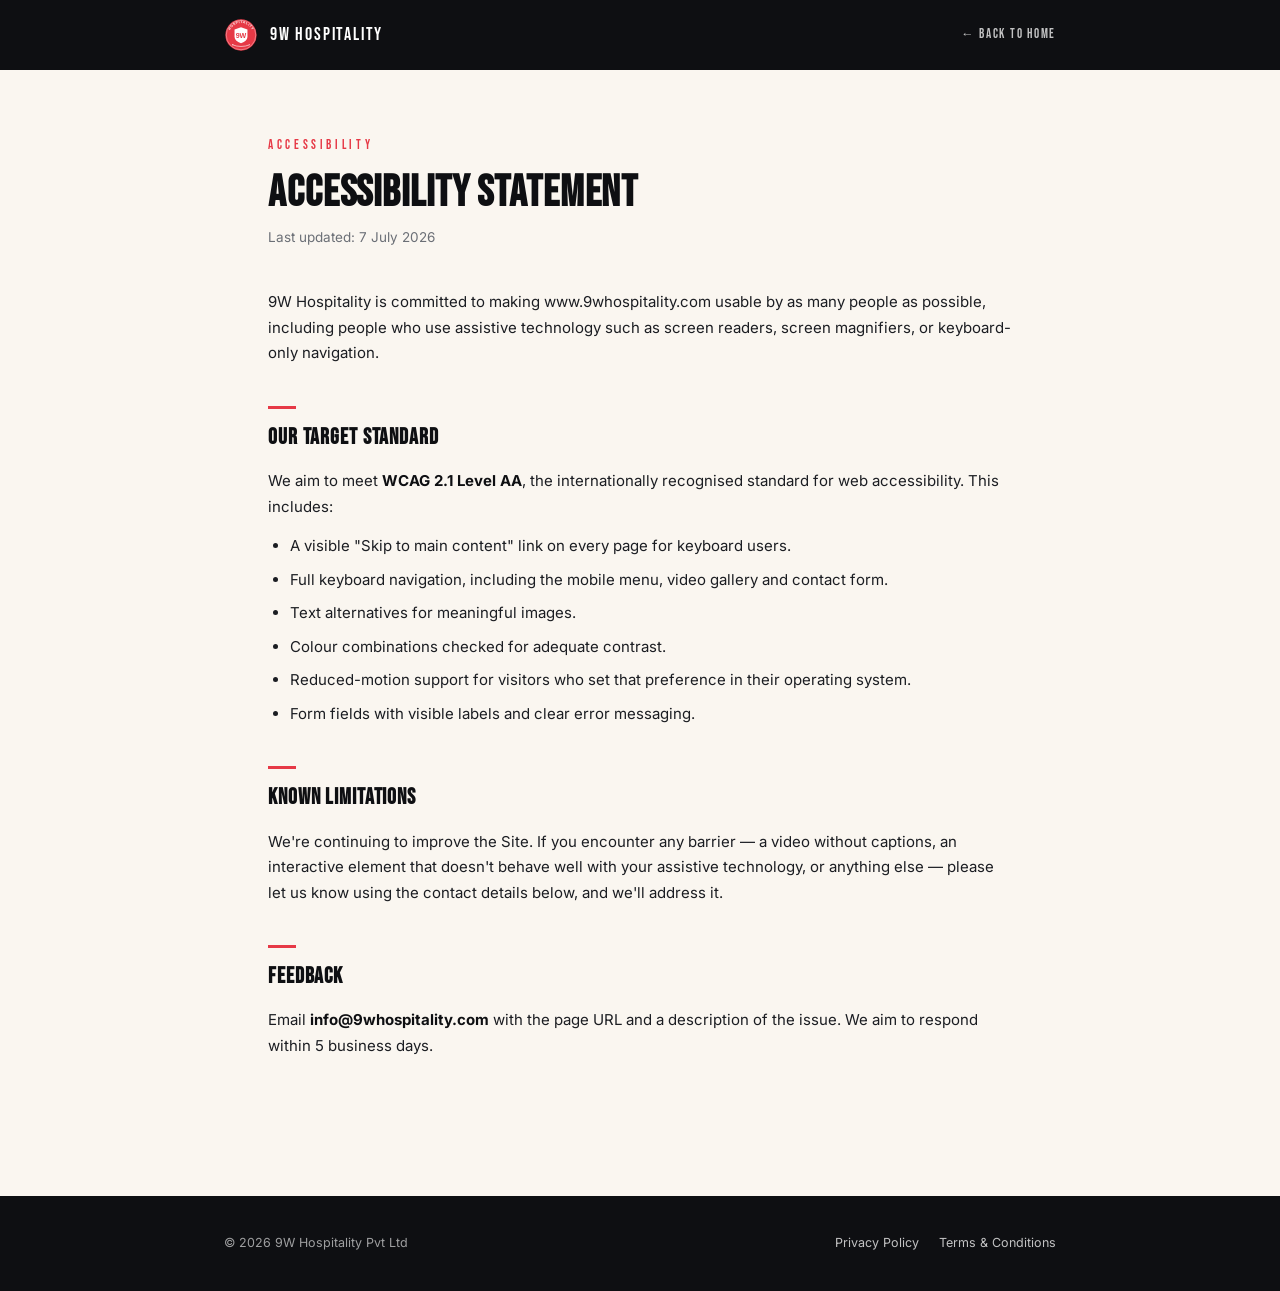
<file: accessibility-statement.html>
<!DOCTYPE html>
<html lang="en">
<head>
<meta charset="UTF-8" />
<meta name="viewport" content="width=device-width, initial-scale=1.0" />
<title>Accessibility Statement — 9W Hospitality</title>
<meta name="description" content="9W Hospitality's commitment to WCAG 2.1 AA accessibility on www.9whospitality.com." />
<meta name="robots" content="index, follow" />
<link rel="canonical" href="https://www.9whospitality.com/accessibility-statement.html" />
<link rel="icon" href="assets/logos/9w-hospitality.svg" type="image/svg+xml">
<link rel="preconnect" href="https://fonts.googleapis.com">
<link rel="preconnect" href="https://fonts.gstatic.com" crossorigin>
<link href="https://fonts.googleapis.com/css2?family=Bebas+Neue&family=Inter:wght@400;500;600;700&display=swap" rel="stylesheet">
<link rel="stylesheet" href="assets/css/policy.css">
</head>
<body>
<a href="index.html#main" class="skip-link">Skip to main content</a>
<nav class="p-nav"><div class="inner">
  <img src="assets/logos/9w-hospitality.svg" alt="9W Hospitality" />
  <span>9W HOSPITALITY</span>
  <a href="index.html" class="back">← Back to Home</a>
</div></nav>

<main class="doc" id="main">
  <span class="eyebrow">Accessibility</span>
  <h1>Accessibility Statement</h1>
  <div class="updated">Last updated: 7 July 2026</div>

  <p>9W Hospitality is committed to making www.9whospitality.com usable by as many people as possible, including people who use assistive technology such as screen readers, screen magnifiers, or keyboard-only navigation.</p>

  <h2>Our target standard</h2>
  <p>We aim to meet <strong>WCAG 2.1 Level AA</strong>, the internationally recognised standard for web accessibility. This includes:</p>
  <ul>
    <li>A visible "Skip to main content" link on every page for keyboard users.</li>
    <li>Full keyboard navigation, including the mobile menu, video gallery and contact form.</li>
    <li>Text alternatives for meaningful images.</li>
    <li>Colour combinations checked for adequate contrast.</li>
    <li>Reduced-motion support for visitors who set that preference in their operating system.</li>
    <li>Form fields with visible labels and clear error messaging.</li>
  </ul>

  <h2>Known limitations</h2>
  <p>We're continuing to improve the Site. If you encounter any barrier — a video without captions, an interactive element that doesn't behave well with your assistive technology, or anything else — please let us know using the contact details below, and we'll address it.</p>

  <h2>Feedback</h2>
  <p>Email <strong>info@9whospitality.com</strong> with the page URL and a description of the issue. We aim to respond within 5 business days.</p>
</main>

<footer class="p-footer"><div class="inner">
  <div>© 2026 9W Hospitality Pvt Ltd</div>
  <div class="links">
    <a href="privacy-policy.html">Privacy Policy</a>
    <a href="terms.html">Terms &amp; Conditions</a>
  </div>
</div></footer>
</body>
</html>
</file>
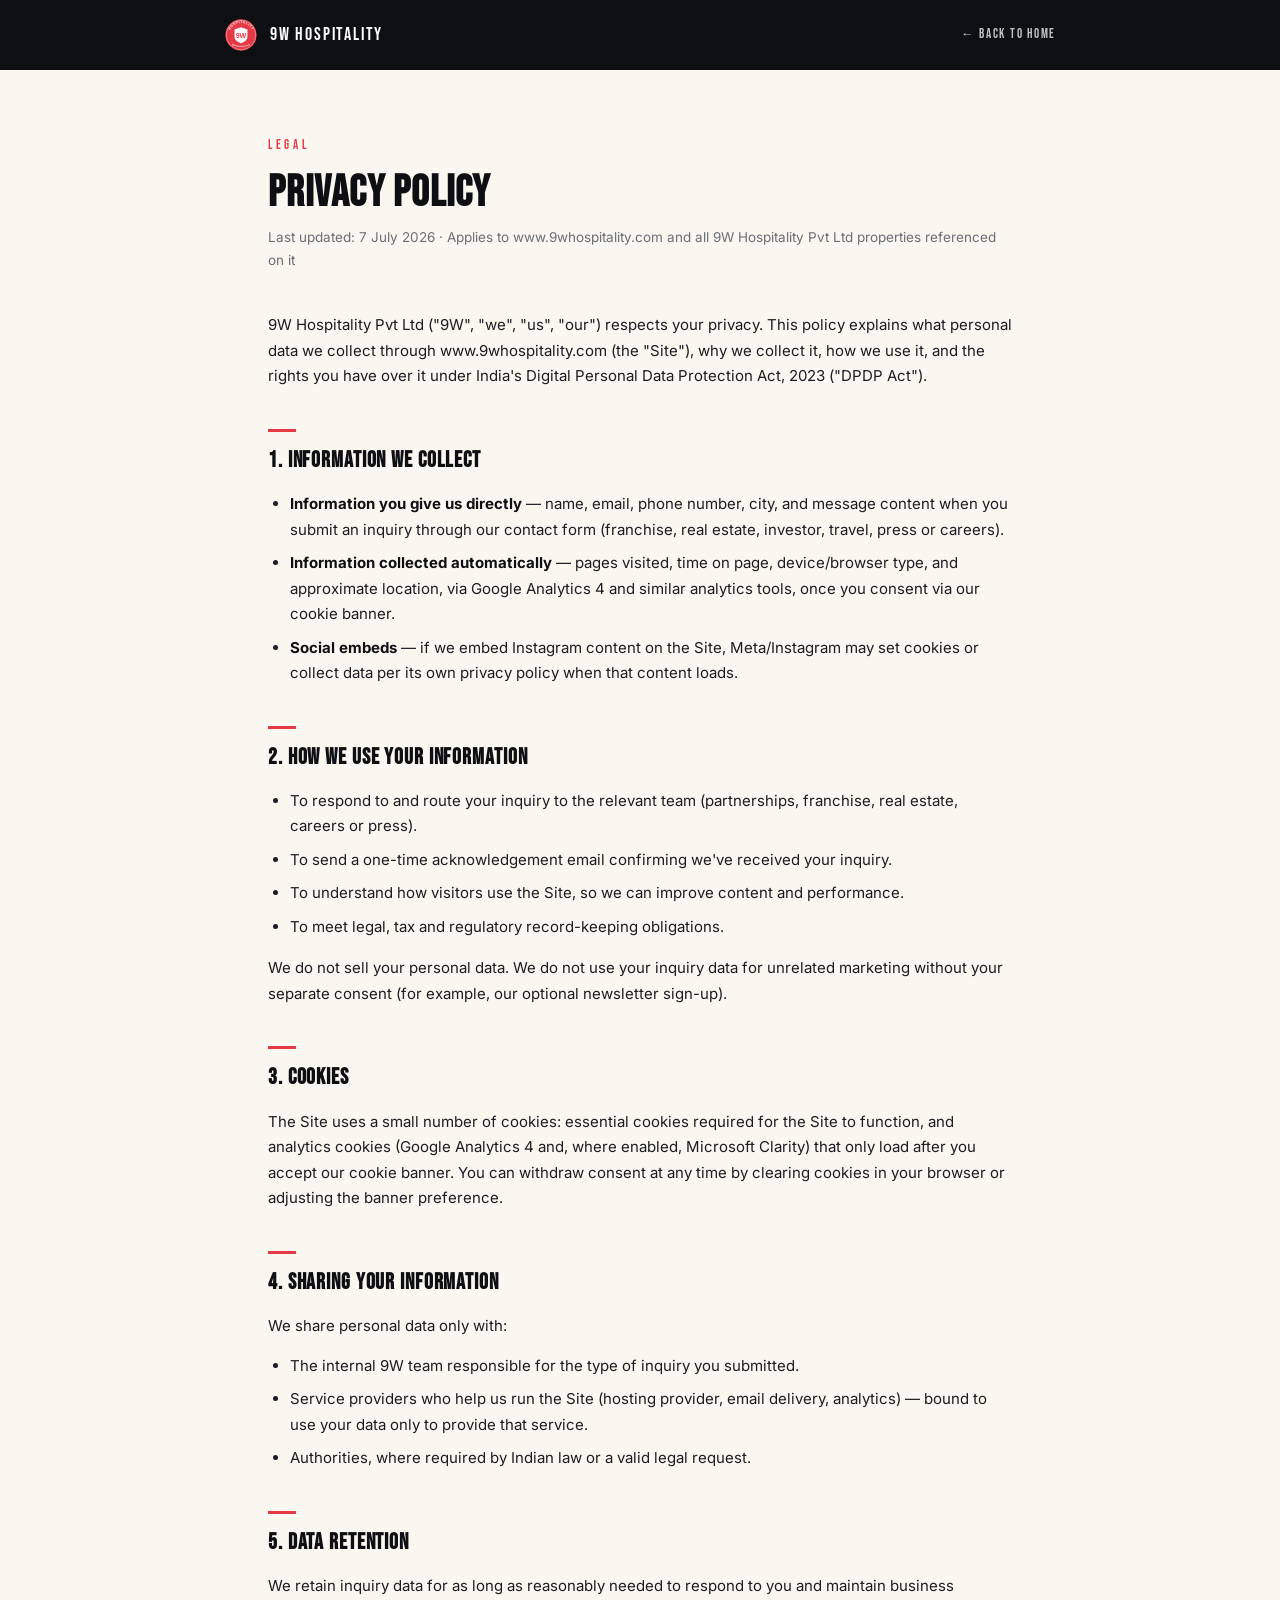
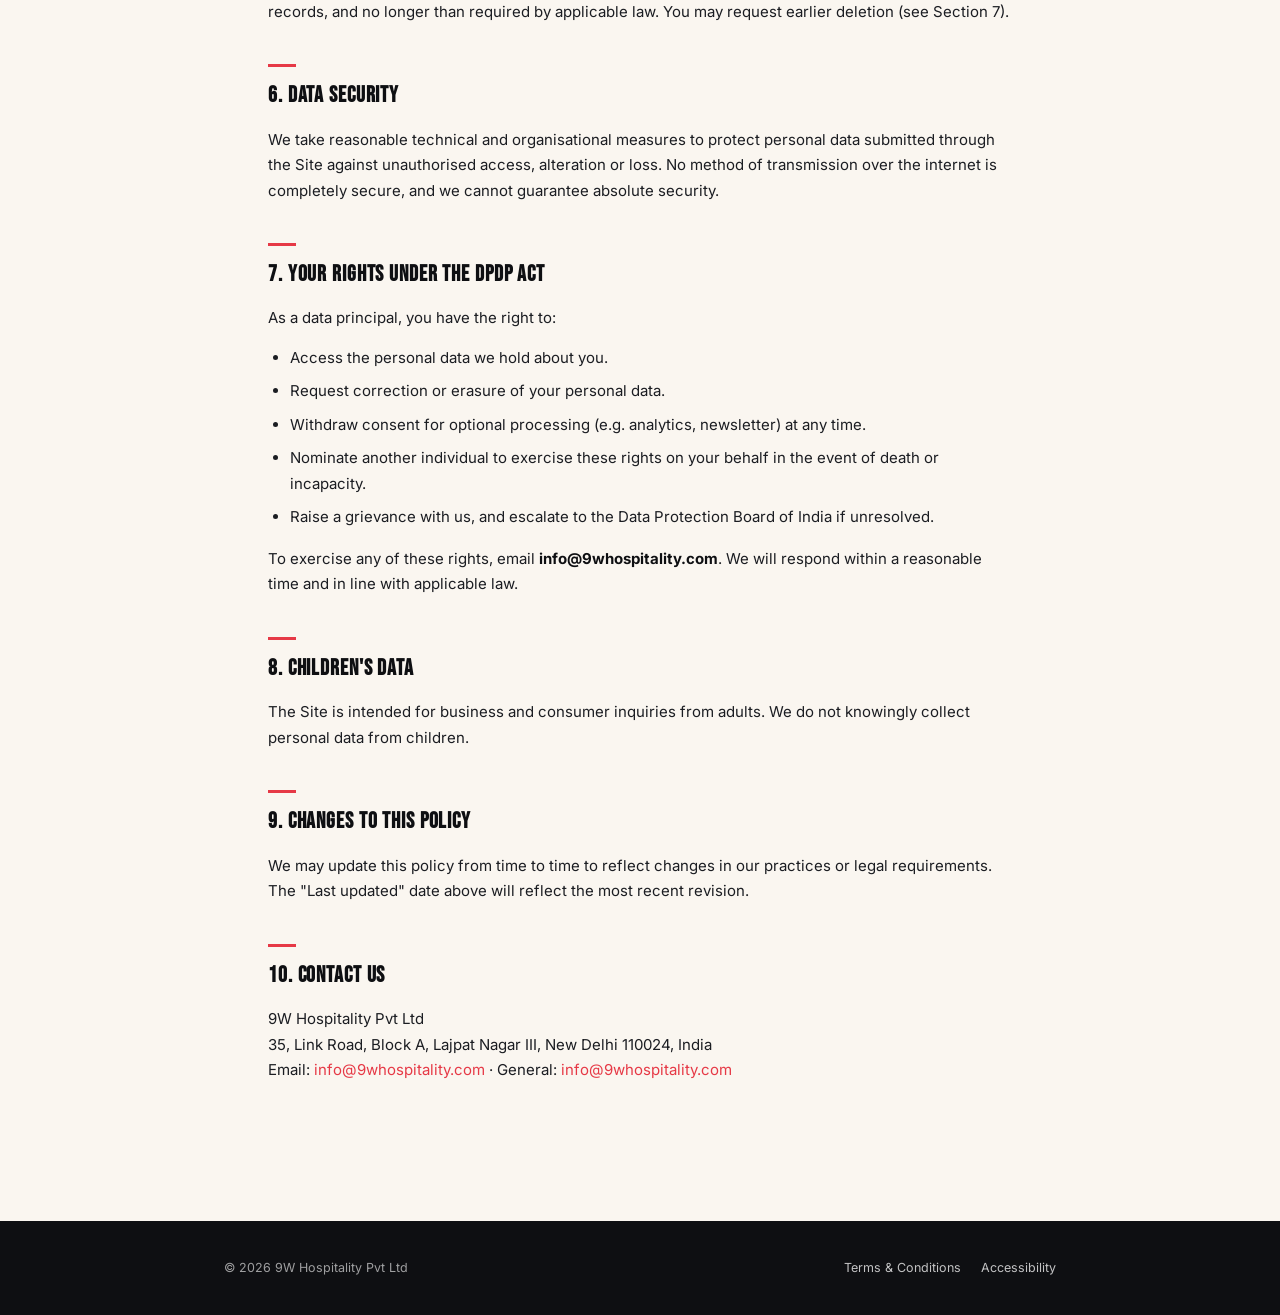
<file: privacy-policy.html>
<!DOCTYPE html>
<html lang="en">
<head>
<meta charset="UTF-8" />
<meta name="viewport" content="width=device-width, initial-scale=1.0" />
<title>Privacy Policy — 9W Hospitality</title>
<meta name="description" content="How 9W Hospitality collects, uses and protects personal data on www.9whospitality.com, in line with India's Digital Personal Data Protection Act, 2023." />
<meta name="robots" content="index, follow" />
<link rel="canonical" href="https://www.9whospitality.com/privacy-policy.html" />
<link rel="icon" href="assets/logos/9w-hospitality.svg" type="image/svg+xml">
<link rel="preconnect" href="https://fonts.googleapis.com">
<link rel="preconnect" href="https://fonts.gstatic.com" crossorigin>
<link href="https://fonts.googleapis.com/css2?family=Bebas+Neue&family=Inter:wght@400;500;600;700&display=swap" rel="stylesheet">
<link rel="stylesheet" href="assets/css/policy.css">
</head>
<body>
<a href="index.html#main" class="skip-link">Skip to main content</a>
<nav class="p-nav"><div class="inner">
  <img src="assets/logos/9w-hospitality.svg" alt="9W Hospitality" />
  <span>9W HOSPITALITY</span>
  <a href="index.html" class="back">← Back to Home</a>
</div></nav>

<main class="doc" id="main">
  <span class="eyebrow">Legal</span>
  <h1>Privacy Policy</h1>
  <div class="updated">Last updated: 7 July 2026 · Applies to www.9whospitality.com and all 9W Hospitality Pvt Ltd properties referenced on it</div>

  <p>9W Hospitality Pvt Ltd ("9W", "we", "us", "our") respects your privacy. This policy explains what personal data we collect through www.9whospitality.com (the "Site"), why we collect it, how we use it, and the rights you have over it under India's Digital Personal Data Protection Act, 2023 ("DPDP Act").</p>

  <h2>1. Information we collect</h2>
  <ul>
    <li><strong>Information you give us directly</strong> — name, email, phone number, city, and message content when you submit an inquiry through our contact form (franchise, real estate, investor, travel, press or careers).</li>
    <li><strong>Information collected automatically</strong> — pages visited, time on page, device/browser type, and approximate location, via Google Analytics 4 and similar analytics tools, once you consent via our cookie banner.</li>
    <li><strong>Social embeds</strong> — if we embed Instagram content on the Site, Meta/Instagram may set cookies or collect data per its own privacy policy when that content loads.</li>
  </ul>

  <h2>2. How we use your information</h2>
  <ul>
    <li>To respond to and route your inquiry to the relevant team (partnerships, franchise, real estate, careers or press).</li>
    <li>To send a one-time acknowledgement email confirming we've received your inquiry.</li>
    <li>To understand how visitors use the Site, so we can improve content and performance.</li>
    <li>To meet legal, tax and regulatory record-keeping obligations.</li>
  </ul>
  <p>We do not sell your personal data. We do not use your inquiry data for unrelated marketing without your separate consent (for example, our optional newsletter sign-up).</p>

  <h2>3. Cookies</h2>
  <p>The Site uses a small number of cookies: essential cookies required for the Site to function, and analytics cookies (Google Analytics 4 and, where enabled, Microsoft Clarity) that only load after you accept our cookie banner. You can withdraw consent at any time by clearing cookies in your browser or adjusting the banner preference.</p>

  <h2>4. Sharing your information</h2>
  <p>We share personal data only with:</p>
  <ul>
    <li>The internal 9W team responsible for the type of inquiry you submitted.</li>
    <li>Service providers who help us run the Site (hosting provider, email delivery, analytics) — bound to use your data only to provide that service.</li>
    <li>Authorities, where required by Indian law or a valid legal request.</li>
  </ul>

  <h2>5. Data retention</h2>
  <p>We retain inquiry data for as long as reasonably needed to respond to you and maintain business records, and no longer than required by applicable law. You may request earlier deletion (see Section 7).</p>

  <h2>6. Data security</h2>
  <p>We take reasonable technical and organisational measures to protect personal data submitted through the Site against unauthorised access, alteration or loss. No method of transmission over the internet is completely secure, and we cannot guarantee absolute security.</p>

  <h2>7. Your rights under the DPDP Act</h2>
  <p>As a data principal, you have the right to:</p>
  <ul>
    <li>Access the personal data we hold about you.</li>
    <li>Request correction or erasure of your personal data.</li>
    <li>Withdraw consent for optional processing (e.g. analytics, newsletter) at any time.</li>
    <li>Nominate another individual to exercise these rights on your behalf in the event of death or incapacity.</li>
    <li>Raise a grievance with us, and escalate to the Data Protection Board of India if unresolved.</li>
  </ul>
  <p>To exercise any of these rights, email <strong>info@9whospitality.com</strong>. We will respond within a reasonable time and in line with applicable law.</p>

  <h2>8. Children's data</h2>
  <p>The Site is intended for business and consumer inquiries from adults. We do not knowingly collect personal data from children.</p>

  <h2>9. Changes to this policy</h2>
  <p>We may update this policy from time to time to reflect changes in our practices or legal requirements. The "Last updated" date above will reflect the most recent revision.</p>

  <h2>10. Contact us</h2>
  <p>9W Hospitality Pvt Ltd<br/>35, Link Road, Block A, Lajpat Nagar III, New Delhi 110024, India<br/>Email: <a href="mailto:info@9whospitality.com">info@9whospitality.com</a> · General: <a href="mailto:info@9whospitality.com">info@9whospitality.com</a></p>
</main>

<footer class="p-footer"><div class="inner">
  <div>© 2026 9W Hospitality Pvt Ltd</div>
  <div class="links">
    <a href="terms.html">Terms &amp; Conditions</a>
    <a href="accessibility-statement.html">Accessibility</a>
  </div>
</div></footer>
</body>
</html>
</file>
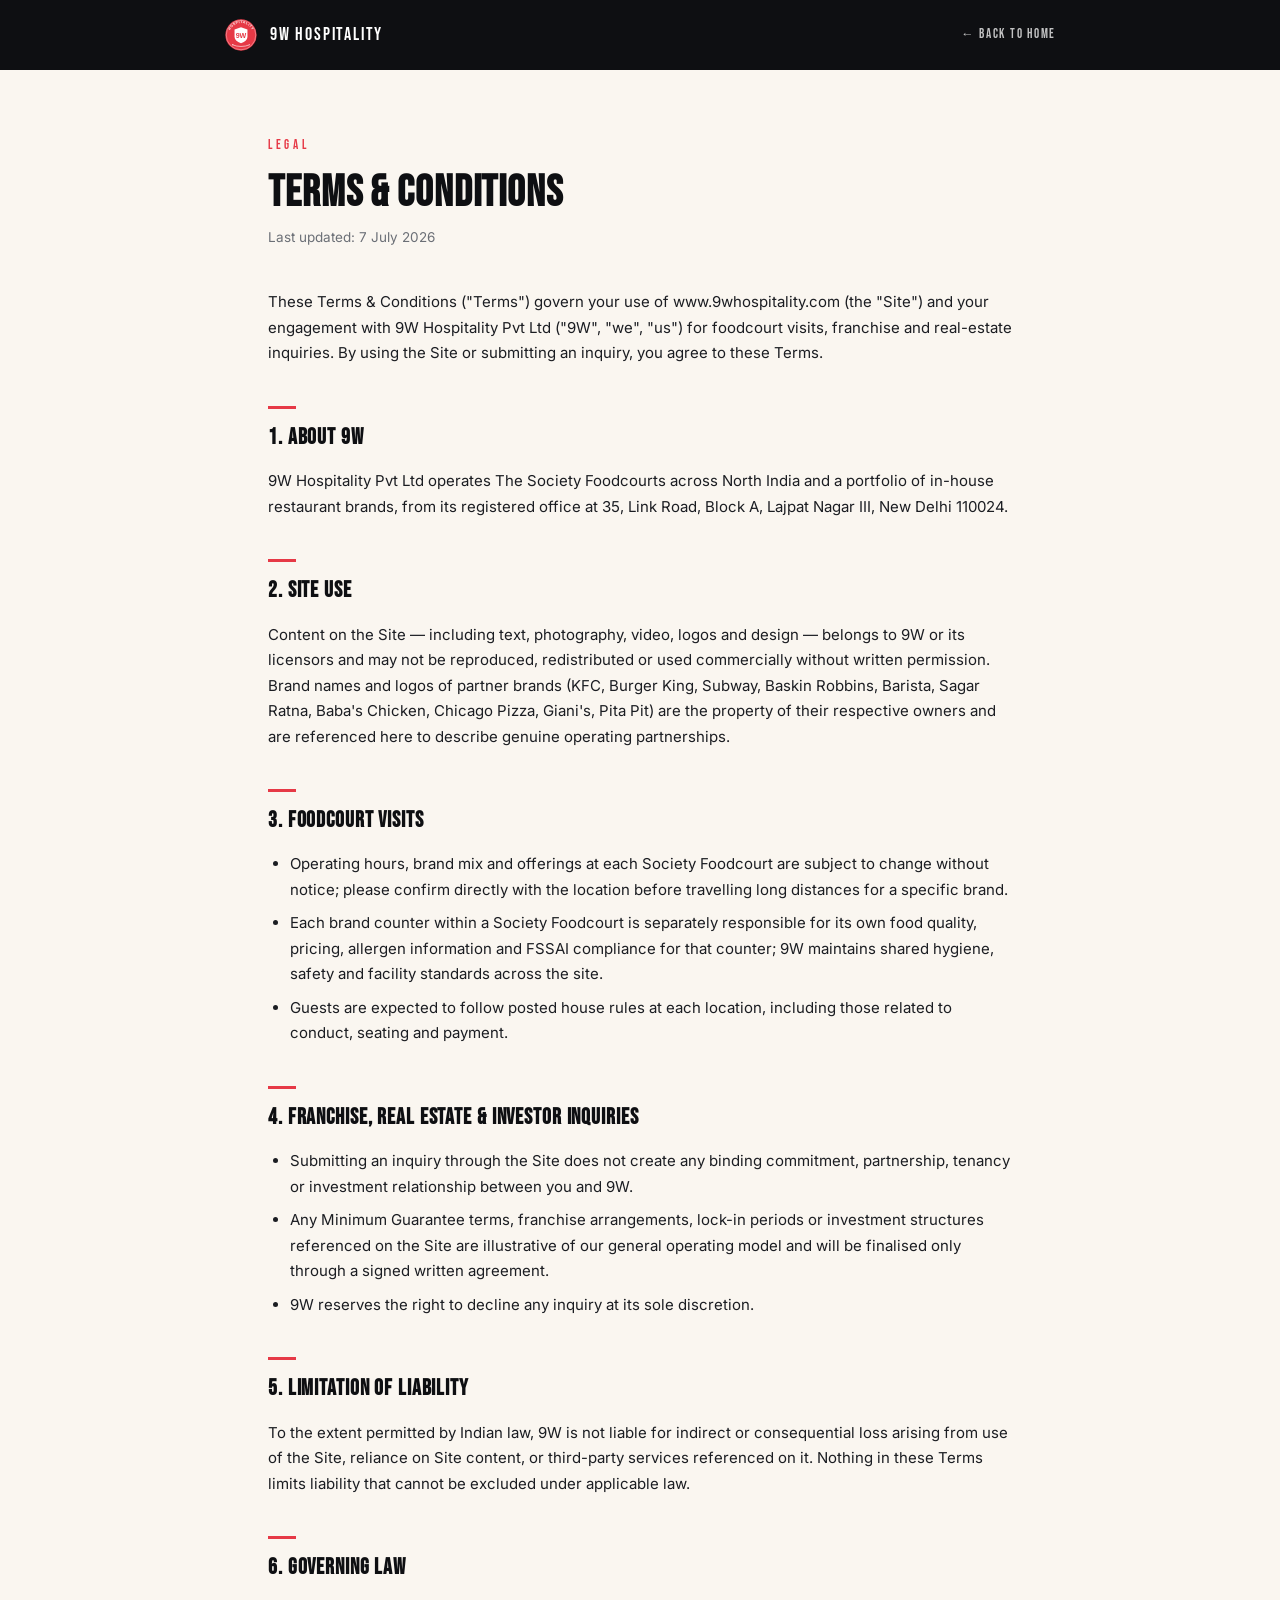
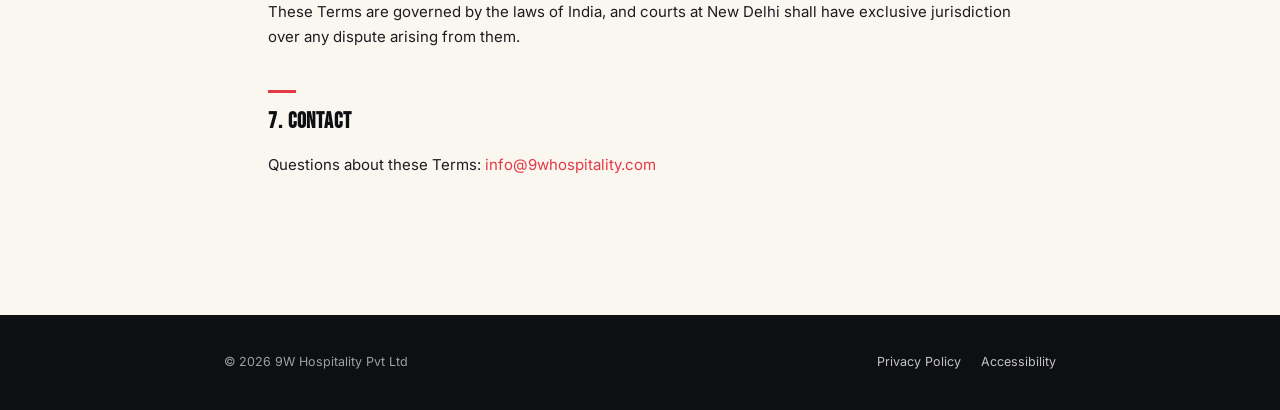
<file: terms.html>
<!DOCTYPE html>
<html lang="en">
<head>
<meta charset="UTF-8" />
<meta name="viewport" content="width=device-width, initial-scale=1.0" />
<title>Terms & Conditions — 9W Hospitality</title>
<meta name="description" content="Terms of use for www.9whospitality.com, covering foodcourt visits and franchise/real-estate inquiries." />
<meta name="robots" content="index, follow" />
<link rel="canonical" href="https://www.9whospitality.com/terms.html" />
<link rel="icon" href="assets/logos/9w-hospitality.svg" type="image/svg+xml">
<link rel="preconnect" href="https://fonts.googleapis.com">
<link rel="preconnect" href="https://fonts.gstatic.com" crossorigin>
<link href="https://fonts.googleapis.com/css2?family=Bebas+Neue&family=Inter:wght@400;500;600;700&display=swap" rel="stylesheet">
<link rel="stylesheet" href="assets/css/policy.css">
</head>
<body>
<a href="index.html#main" class="skip-link">Skip to main content</a>
<nav class="p-nav"><div class="inner">
  <img src="assets/logos/9w-hospitality.svg" alt="9W Hospitality" />
  <span>9W HOSPITALITY</span>
  <a href="index.html" class="back">← Back to Home</a>
</div></nav>

<main class="doc" id="main">
  <span class="eyebrow">Legal</span>
  <h1>Terms &amp; Conditions</h1>
  <div class="updated">Last updated: 7 July 2026</div>

  <p>These Terms &amp; Conditions ("Terms") govern your use of www.9whospitality.com (the "Site") and your engagement with 9W Hospitality Pvt Ltd ("9W", "we", "us") for foodcourt visits, franchise and real-estate inquiries. By using the Site or submitting an inquiry, you agree to these Terms.</p>

  <h2>1. About 9W</h2>
  <p>9W Hospitality Pvt Ltd operates The Society Foodcourts across North India and a portfolio of in-house restaurant brands, from its registered office at 35, Link Road, Block A, Lajpat Nagar III, New Delhi 110024.</p>

  <h2>2. Site use</h2>
  <p>Content on the Site — including text, photography, video, logos and design — belongs to 9W or its licensors and may not be reproduced, redistributed or used commercially without written permission. Brand names and logos of partner brands (KFC, Burger King, Subway, Baskin Robbins, Barista, Sagar Ratna, Baba's Chicken, Chicago Pizza, Giani's, Pita Pit) are the property of their respective owners and are referenced here to describe genuine operating partnerships.</p>

  <h2>3. Foodcourt visits</h2>
  <ul>
    <li>Operating hours, brand mix and offerings at each Society Foodcourt are subject to change without notice; please confirm directly with the location before travelling long distances for a specific brand.</li>
    <li>Each brand counter within a Society Foodcourt is separately responsible for its own food quality, pricing, allergen information and FSSAI compliance for that counter; 9W maintains shared hygiene, safety and facility standards across the site.</li>
    <li>Guests are expected to follow posted house rules at each location, including those related to conduct, seating and payment.</li>
  </ul>

  <h2>4. Franchise, real estate &amp; investor inquiries</h2>
  <ul>
    <li>Submitting an inquiry through the Site does not create any binding commitment, partnership, tenancy or investment relationship between you and 9W.</li>
    <li>Any Minimum Guarantee terms, franchise arrangements, lock-in periods or investment structures referenced on the Site are illustrative of our general operating model and will be finalised only through a signed written agreement.</li>
    <li>9W reserves the right to decline any inquiry at its sole discretion.</li>
  </ul>

  <h2>5. Limitation of liability</h2>
  <p>To the extent permitted by Indian law, 9W is not liable for indirect or consequential loss arising from use of the Site, reliance on Site content, or third-party services referenced on it. Nothing in these Terms limits liability that cannot be excluded under applicable law.</p>

  <h2>6. Governing law</h2>
  <p>These Terms are governed by the laws of India, and courts at New Delhi shall have exclusive jurisdiction over any dispute arising from them.</p>

  <h2>7. Contact</h2>
  <p>Questions about these Terms: <a href="mailto:info@9whospitality.com">info@9whospitality.com</a></p>
</main>

<footer class="p-footer"><div class="inner">
  <div>© 2026 9W Hospitality Pvt Ltd</div>
  <div class="links">
    <a href="privacy-policy.html">Privacy Policy</a>
    <a href="accessibility-statement.html">Accessibility</a>
  </div>
</div></footer>
</body>
</html>
</file>
<file: assets/css/policy.css>
:root{--brand:#E63946;--brand-deep:#B82838;--brand-soft:#FBE7E9;--ink:#0E0F12;--ink-2:#1B1D22;--cream:#FAF6F0;--paper:#FFFFFF;--muted:#6B6F76;--line:#E8E2D8;}
*{box-sizing:border-box;margin:0;padding:0;}
html{scroll-behavior:smooth;}
body{font-family:'Inter',system-ui,-apple-system,sans-serif;color:var(--ink);background:var(--cream);line-height:1.7;-webkit-font-smoothing:antialiased;}
a{color:var(--brand);text-decoration:none;border-bottom:1px solid transparent;transition:border-color .2s;}
a:hover{border-color:var(--brand);}
.skip-link{position:absolute;left:12px;top:-60px;background:var(--brand);color:#fff;padding:12px 18px;border-radius:8px;font-weight:600;font-size:13px;z-index:1000;transition:top .2s;}
.skip-link:focus{top:12px;}
a:focus-visible,button:focus-visible{outline:2.5px solid var(--brand);outline-offset:3px;}

.p-nav{background:var(--ink);padding:18px 0;}
.p-nav .inner{max-width:880px;margin:0 auto;padding:0 24px;display:flex;align-items:center;gap:12px;}
.p-nav img{width:34px;height:34px;}
.p-nav span{font-family:'Bebas Neue',sans-serif;color:#fff;letter-spacing:.1em;font-size:18px;}
.p-nav .back{margin-left:auto;font-family:'Bebas Neue',sans-serif;letter-spacing:.14em;font-size:12.5px;color:rgba(255,255,255,.75);border:none;}
.p-nav .back:hover{color:#fff;}

.doc{max-width:800px;margin:0 auto;padding:64px 28px 100px;}
.doc .eyebrow{font-family:'Bebas Neue',sans-serif;font-size:13px;letter-spacing:.28em;color:var(--brand);display:block;margin-bottom:14px;}
.doc h1{font-family:'Bebas Neue',sans-serif;font-size:44px;letter-spacing:.02em;text-transform:uppercase;margin-bottom:10px;line-height:1.05;}
.doc .updated{color:var(--muted);font-size:13.5px;margin-bottom:40px;}
.doc h2{font-family:'Bebas Neue',sans-serif;font-size:22px;letter-spacing:.04em;text-transform:uppercase;margin:40px 0 12px;color:var(--ink);}
.doc h2::before{content:"";display:block;width:28px;height:3px;background:var(--brand);margin-bottom:10px;}
.doc p{font-size:15px;color:var(--ink-2);margin-bottom:14px;}
.doc ul,.doc ol{margin:6px 0 16px 22px;}
.doc li{font-size:15px;color:var(--ink-2);margin-bottom:8px;}
.doc strong{color:var(--ink);}
.doc a{color:var(--brand);}
.note{background:var(--paper);border:1px solid var(--line);border-left:3px solid var(--brand);border-radius:8px;padding:18px 22px;margin:24px 0;font-size:13.5px;color:var(--muted);}

.p-footer{background:var(--ink);color:rgba(255,255,255,.6);padding:36px 0;margin-top:24px;}
.p-footer .inner{max-width:880px;margin:0 auto;padding:0 24px;display:flex;justify-content:space-between;flex-wrap:wrap;gap:14px;font-size:12.5px;}
.p-footer a{color:rgba(255,255,255,.75);}
.p-footer .links{display:flex;gap:20px;flex-wrap:wrap;}

@media (max-width:640px){
  .doc{padding:44px 20px 70px;}
  .doc h1{font-size:32px;}
  .p-footer .inner{flex-direction:column;}
}
</file>
